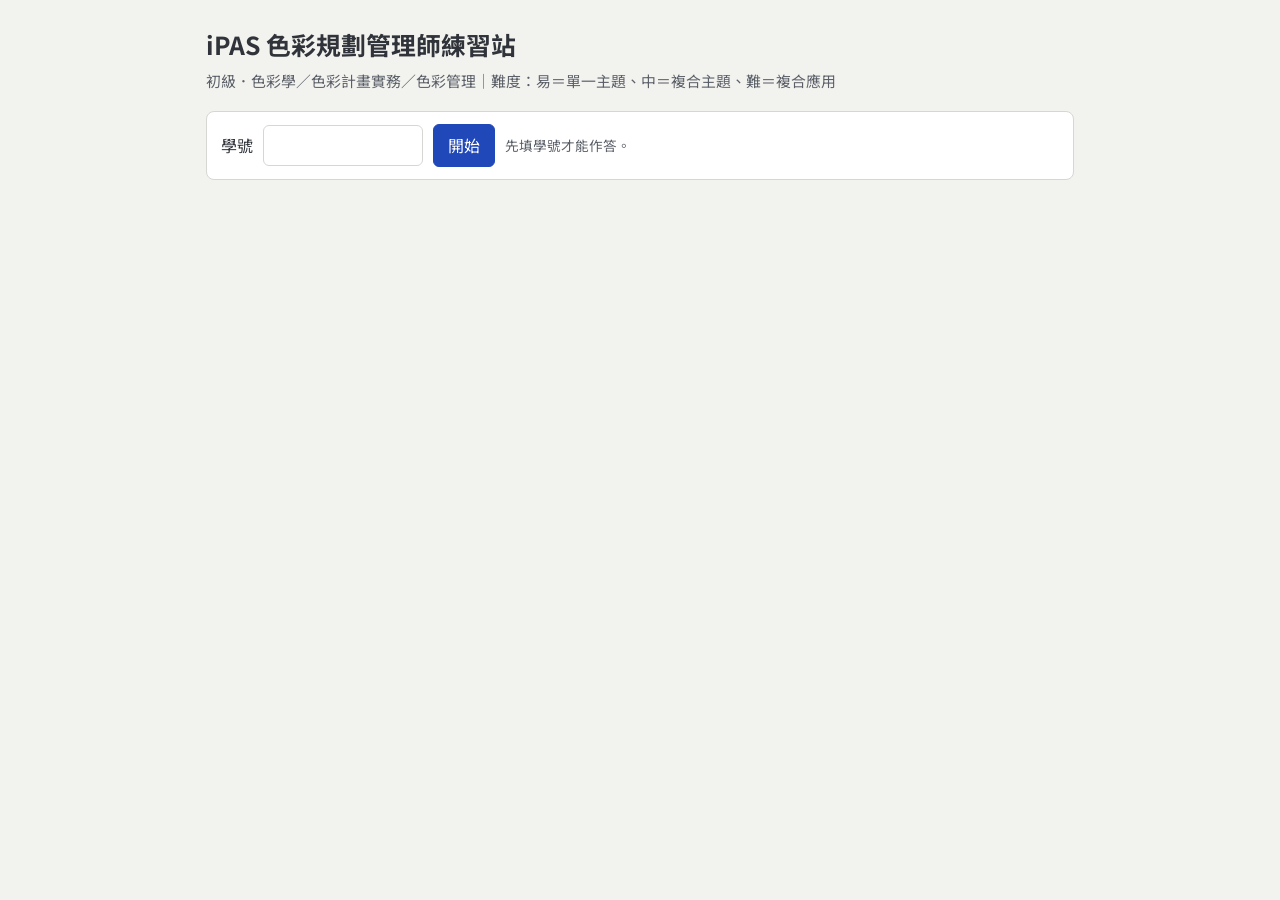
<file: index.html>
<!DOCTYPE html>
<html lang="zh-Hant">
<head>
<meta charset="utf-8">
<meta name="viewport" content="width=device-width, initial-scale=1">
<title>iPAS 色彩規劃管理師練習站</title>
<link rel="preconnect" href="https://fonts.googleapis.com">
<link href="https://fonts.googleapis.com/css2?family=Noto+Sans+TC:wght@400;500;700&display=swap" rel="stylesheet">
<link rel="stylesheet" href="style.css">
</head>
<body>
<div class="wrap">
<header>
  <h1>iPAS 色彩規劃管理師練習站</h1>
  <p>初級．色彩學／色彩計畫實務／色彩管理｜難度：易＝單一主題、中＝複合主題、難＝複合應用</p>
</header>
<main id="view"><p class="meta">載入中…</p></main>
</div>
<script src="config.js"></script>
<script src="bank.js"></script>
<script src="app.js"></script>
</body>
</html>
</file>
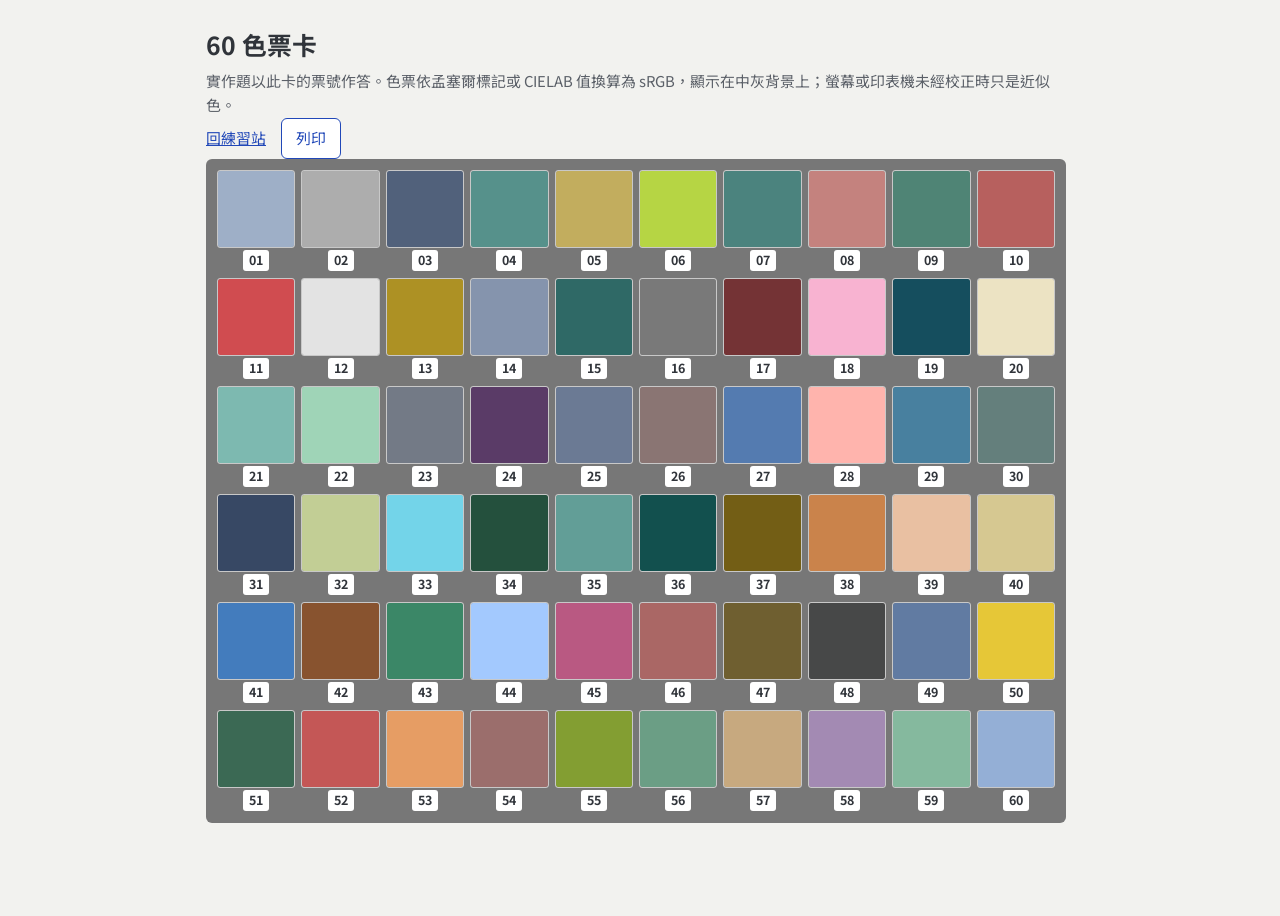
<file: card.html>
<!DOCTYPE html>
<html lang="zh-Hant">
<head>
<meta charset="utf-8">
<meta name="viewport" content="width=device-width, initial-scale=1">
<title>60 色票卡｜iPAS 練習站</title>
<link href="https://fonts.googleapis.com/css2?family=Noto+Sans+TC:wght@400;700&display=swap" rel="stylesheet">
<link rel="stylesheet" href="style.css">
<style>
  .card-grid{max-width:860px}
  @media print{ .card-grid{gap:4mm;padding:6mm} .cc-no{border:1px solid #999} }
</style>
</head>
<body>
<div class="wrap">
<header class="noprint">
  <h1>60 色票卡</h1>
  <p>實作題以此卡的票號作答。色票依孟塞爾標記或 CIELAB 值換算為 sRGB，顯示在中灰背景上；螢幕或印表機未經校正時只是近似色。</p>
  <p><a href="index.html">回練習站</a>　<button class="btn" type="button" onclick="window.print()">列印</button></p>
</header>
<div id="g"></div>
<p class="meta" id="note"></p>
</div>
<script src="bank.js"></script>
<script>
  // 加上 #specs 可顯示孟塞爾標記（教師用）
  const showSpec = location.hash === "#specs";
  const g = document.createElement("div"); g.className = "card-grid";
  CARD.forEach(c => { const d = document.createElement("div"); d.className = "cc";
    d.innerHTML = `<div class="cc-sw" style="background:${c.hex}"></div><span class="cc-no">${c.no}</span>` + (showSpec ? `<span class="cc-spec">${c.spec}</span>` : "");
    g.append(d); });
  document.getElementById("g").append(g);
  if (showSpec) document.getElementById("note").textContent = "教師版：顯示色票標記：孟塞爾標記採 C 光源、Bradford 色適應換算至 sRGB；LCh 為 CIELAB（D65）的 L*/C*/h。";
</script>
</body>
</html>
</file>
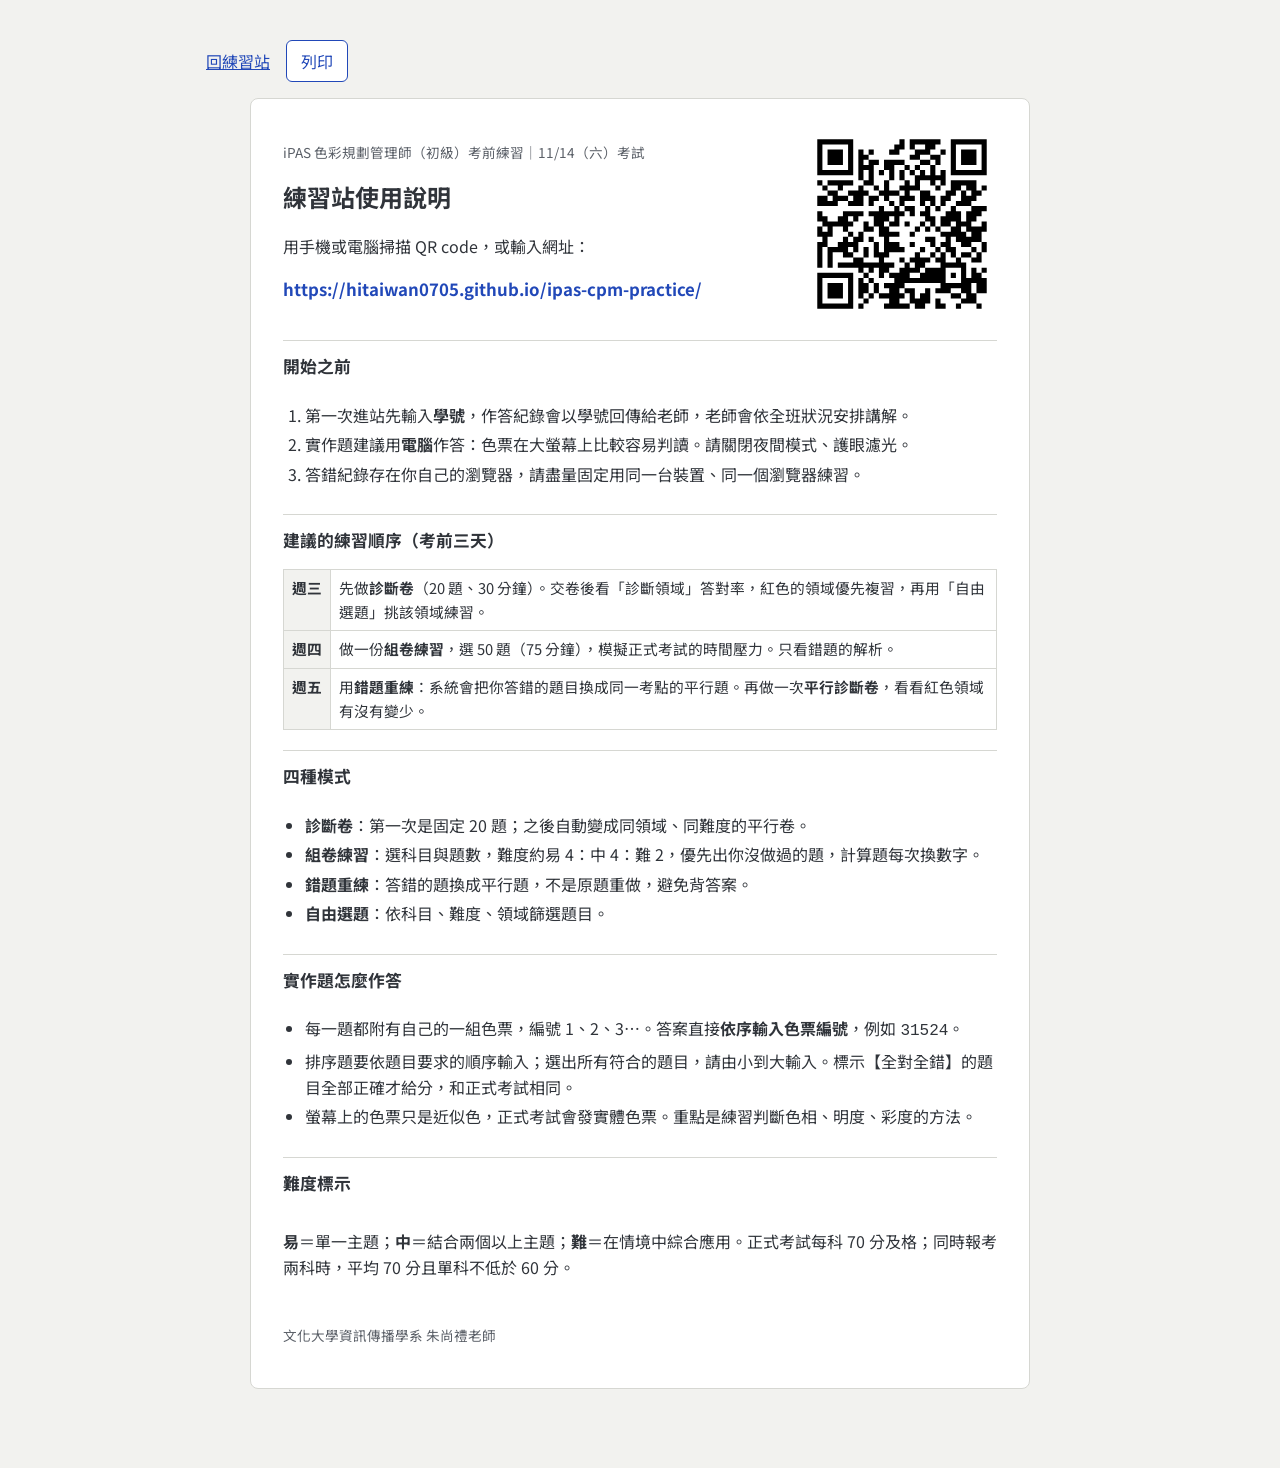
<file: guide.html>
<!DOCTYPE html>
<html lang="zh-Hant">
<head>
<meta charset="utf-8">
<meta name="viewport" content="width=device-width, initial-scale=1">
<title>練習站使用說明｜iPAS 色彩規劃管理師</title>
<link href="https://fonts.googleapis.com/css2?family=Noto+Sans+TC:wght@400;700&display=swap" rel="stylesheet">
<link rel="stylesheet" href="style.css">
<style>
  .sheet{max-width:780px;margin:0 auto;background:var(--card);border:1px solid var(--rule);border-radius:8px;padding:28px 32px;display:grid;gap:14px}
  .top{display:grid;grid-template-columns:1fr 190px;gap:24px;align-items:center}
  .qr svg{width:190px;height:190px;display:block}
  .url{font-weight:700;color:var(--accent);word-break:break-all;font-size:1.05rem}
  h1{font-size:1.5rem;margin:0;text-wrap:balance}
  h2{font-size:1.05rem;margin:6px 0 0;border-top:1px solid var(--rule);padding-top:12px}
  ol,ul{margin:4px 0;padding-left:1.4em} li{margin:3px 0}
  table{border-collapse:collapse;width:100%;font-size:.92rem}
  th,td{border:1px solid var(--rule);padding:6px 8px;text-align:left;vertical-align:top}
  th{background:var(--paper);white-space:nowrap}
  @media (max-width:560px){.top{grid-template-columns:1fr} .qr svg{width:160px;height:160px}}
  @media print{body{background:#fff} .wrap{padding:0} .sheet{border:0;padding:0} @page{size:A4;margin:14mm}}
</style>
</head>
<body>
<div class="wrap">
<p class="noprint"><a href="index.html">回練習站</a>　<button class="btn" type="button" onclick="window.print()">列印</button></p>
<article class="sheet">
  <div class="top">
    <div>
      <p class="meta">iPAS 色彩規劃管理師（初級）考前練習｜11/14（六）考試</p>
      <h1>練習站使用說明</h1>
      <p>用手機或電腦掃描 QR code，或輸入網址：</p>
      <p class="url">https://hitaiwan0705.github.io/ipas-cpm-practice/</p>
    </div>
    <div class="qr" aria-label="練習站網址 QR code"><svg width="37mm" height="37mm" version="1.1" viewBox="0 0 37 37" xmlns="http://www.w3.org/2000/svg"><path d="M2,2H3V3H2zM3,2H4V3H3zM4,2H5V3H4zM5,2H6V3H5zM6,2H7V3H6zM7,2H8V3H7zM8,2H9V3H8zM18,2H19V3H18zM20,2H21V3H20zM21,2H22V3H21zM22,2H23V3H22zM23,2H24V3H23zM24,2H25V3H24zM25,2H26V3H25zM28,2H29V3H28zM29,2H30V3H29zM30,2H31V3H30zM31,2H32V3H31zM32,2H33V3H32zM33,2H34V3H33zM34,2H35V3H34zM2,3H3V4H2zM8,3H9V4H8zM17,3H18V4H17zM18,3H19V4H18zM20,3H21V4H20zM23,3H24V4H23zM24,3H25V4H24zM28,3H29V4H28zM34,3H35V4H34zM2,4H3V5H2zM4,4H5V5H4zM5,4H6V5H5zM6,4H7V5H6zM8,4H9V5H8zM10,4H11V5H10zM12,4H13V5H12zM16,4H17V5H16zM17,4H18V5H17zM21,4H22V5H21zM22,4H23V5H22zM23,4H24V5H23zM26,4H27V5H26zM28,4H29V5H28zM30,4H31V5H30zM31,4H32V5H31zM32,4H33V5H32zM34,4H35V5H34zM2,5H3V6H2zM4,5H5V6H4zM5,5H6V6H5zM6,5H7V6H6zM8,5H9V6H8zM10,5H11V6H10zM11,5H12V6H11zM20,5H21V6H20zM21,5H22V6H21zM24,5H25V6H24zM25,5H26V6H25zM28,5H29V6H28zM30,5H31V6H30zM31,5H32V6H31zM32,5H33V6H32zM34,5H35V6H34zM2,6H3V7H2zM4,6H5V7H4zM5,6H6V7H5zM6,6H7V7H6zM8,6H9V7H8zM10,6H11V7H10zM12,6H13V7H12zM13,6H14V7H13zM15,6H16V7H15zM16,6H17V7H16zM17,6H18V7H17zM18,6H19V7H18zM22,6H23V7H22zM23,6H24V7H23zM25,6H26V7H25zM28,6H29V7H28zM30,6H31V7H30zM31,6H32V7H31zM32,6H33V7H32zM34,6H35V7H34zM2,7H3V8H2zM8,7H9V8H8zM10,7H11V8H10zM11,7H12V8H11zM12,7H13V8H12zM15,7H16V8H15zM16,7H17V8H16zM19,7H20V8H19zM21,7H22V8H21zM24,7H25V8H24zM28,7H29V8H28zM34,7H35V8H34zM2,8H3V9H2zM3,8H4V9H3zM4,8H5V9H4zM5,8H6V9H5zM6,8H7V9H6zM7,8H8V9H7zM8,8H9V9H8zM10,8H11V9H10zM12,8H13V9H12zM14,8H15V9H14zM16,8H17V9H16zM18,8H19V9H18zM20,8H21V9H20zM22,8H23V9H22zM24,8H25V9H24zM26,8H27V9H26zM28,8H29V9H28zM29,8H30V9H29zM30,8H31V9H30zM31,8H32V9H31zM32,8H33V9H32zM33,8H34V9H33zM34,8H35V9H34zM10,9H11V10H10zM12,9H13V10H12zM16,9H17V10H16zM18,9H19V10H18zM21,9H22V10H21zM22,9H23V10H22zM23,9H24V10H23zM24,9H25V10H24zM25,9H26V10H25zM26,9H27V10H26zM2,10H3V11H2zM4,10H5V11H4zM5,10H6V11H5zM6,10H7V11H6zM7,10H8V11H7zM8,10H9V11H8zM11,10H12V11H11zM12,10H13V11H12zM15,10H16V11H15zM19,10H20V11H19zM21,10H22V11H21zM24,10H25V11H24zM26,10H27V11H26zM28,10H29V11H28zM29,10H30V11H29zM30,10H31V11H30zM31,10H32V11H31zM32,10H33V11H32zM3,11H4V12H3zM6,11H7V12H6zM10,11H11V12H10zM13,11H14V12H13zM15,11H16V12H15zM18,11H19V12H18zM19,11H20V12H19zM20,11H21V12H20zM21,11H22V12H21zM25,11H26V12H25zM28,11H29V12H28zM29,11H30V12H29zM31,11H32V12H31zM32,11H33V12H32zM34,11H35V12H34zM4,12H5V13H4zM5,12H6V13H5zM8,12H9V13H8zM9,12H10V13H9zM10,12H11V13H10zM11,12H12V13H11zM14,12H15V13H14zM15,12H16V13H15zM16,12H17V13H16zM17,12H18V13H17zM19,12H20V13H19zM22,12H23V13H22zM23,12H24V13H23zM27,12H28V13H27zM28,12H29V13H28zM30,12H31V13H30zM32,12H33V13H32zM33,12H34V13H33zM2,13H3V14H2zM3,13H4V14H3zM5,13H6V14H5zM6,13H7V14H6zM7,13H8V14H7zM9,13H10V14H9zM10,13H11V14H10zM12,13H13V14H12zM13,13H14V14H13zM15,13H16V14H15zM18,13H19V14H18zM19,13H20V14H19zM20,13H21V14H20zM22,13H23V14H22zM23,13H24V14H23zM24,13H25V14H24zM26,13H27V14H26zM27,13H28V14H27zM30,13H31V14H30zM31,13H32V14H31zM32,13H33V14H32zM2,14H3V15H2zM3,14H4V15H3zM4,14H5V15H4zM5,14H6V15H5zM8,14H9V15H8zM9,14H10V15H9zM10,14H11V15H10zM12,14H13V15H12zM16,14H17V15H16zM18,14H19V15H18zM22,14H23V15H22zM24,14H25V15H24zM26,14H27V15H26zM29,14H30V15H29zM30,14H31V15H30zM31,14H32V15H31zM14,15H15V16H14zM17,15H18V16H17zM19,15H20V16H19zM20,15H21V16H20zM23,15H24V16H23zM25,15H26V16H25zM28,15H29V16H28zM32,15H33V16H32zM33,15H34V16H33zM34,15H35V16H34zM2,16H3V17H2zM7,16H8V17H7zM8,16H9V17H8zM9,16H10V17H9zM10,16H11V17H10zM12,16H13V17H12zM13,16H14V17H13zM14,16H15V17H14zM15,16H16V17H15zM16,16H17V17H16zM17,16H18V17H17zM18,16H19V17H18zM20,16H21V17H20zM22,16H23V17H22zM23,16H24V17H23zM27,16H28V17H27zM28,16H29V17H28zM29,16H30V17H29zM31,16H32V17H31zM32,16H33V17H32zM33,16H34V17H33zM2,17H3V18H2zM3,17H4V18H3zM6,17H7V18H6zM7,17H8V18H7zM9,17H10V18H9zM13,17H14V18H13zM14,17H15V18H14zM15,17H16V18H15zM17,17H18V18H17zM23,17H24V18H23zM24,17H25V18H24zM26,17H27V18H26zM27,17H28V18H27zM28,17H29V18H28zM29,17H30V18H29zM31,17H32V18H31zM32,17H33V18H32zM3,18H4V19H3zM4,18H5V19H4zM5,18H6V19H5zM6,18H7V19H6zM7,18H8V19H7zM8,18H9V19H8zM11,18H12V19H11zM13,18H14V19H13zM14,18H15V19H14zM16,18H17V19H16zM17,18H18V19H17zM19,18H20V19H19zM22,18H23V19H22zM24,18H25V19H24zM26,18H27V19H26zM27,18H28V19H27zM29,18H30V19H29zM30,18H31V19H30zM31,18H32V19H31zM34,18H35V19H34zM2,19H3V20H2zM4,19H5V20H4zM7,19H8V20H7zM11,19H12V20H11zM12,19H13V20H12zM14,19H15V20H14zM15,19H16V20H15zM21,19H22V20H21zM23,19H24V20H23zM25,19H26V20H25zM28,19H29V20H28zM29,19H30V20H29zM31,19H32V20H31zM32,19H33V20H32zM33,19H34V20H33zM34,19H35V20H34zM2,20H3V21H2zM3,20H4V21H3zM4,20H5V21H4zM8,20H9V21H8zM10,20H11V21H10zM14,20H15V21H14zM15,20H16V21H15zM16,20H17V21H16zM17,20H18V21H17zM20,20H21V21H20zM26,20H27V21H26zM27,20H28V21H27zM28,20H29V21H28zM29,20H30V21H29zM30,20H31V21H30zM32,20H33V21H32zM33,20H34V21H33zM3,21H4V22H3zM7,21H8V22H7zM9,21H10V22H9zM10,21H11V22H10zM12,21H13V22H12zM15,21H16V22H15zM23,21H24V22H23zM24,21H25V22H24zM27,21H28V22H27zM29,21H30V22H29zM30,21H31V22H30zM31,21H32V22H31zM32,21H33V22H32zM33,21H34V22H33zM2,22H3V23H2zM3,22H4V23H3zM6,22H7V23H6zM7,22H8V23H7zM8,22H9V23H8zM9,22H10V23H9zM13,22H14V23H13zM15,22H16V23H15zM16,22H17V23H16zM17,22H18V23H17zM20,22H21V23H20zM24,22H25V23H24zM26,22H27V23H26zM27,22H28V23H27zM30,22H31V23H30zM31,22H32V23H31zM34,22H35V23H34zM2,23H3V24H2zM4,23H5V24H4zM5,23H6V24H5zM6,23H7V24H6zM7,23H8V24H7zM9,23H10V24H9zM11,23H12V24H11zM13,23H14V24H13zM15,23H16V24H15zM16,23H17V24H16zM17,23H18V24H17zM18,23H19V24H18zM22,23H23V24H22zM25,23H26V24H25zM27,23H28V24H27zM28,23H29V24H28zM32,23H33V24H32zM34,23H35V24H34zM2,24H3V25H2zM4,24H5V25H4zM7,24H8V25H7zM8,24H9V25H8zM11,24H12V25H11zM13,24H14V25H13zM14,24H15V25H14zM15,24H16V25H15zM21,24H22V25H21zM24,24H25V25H24zM26,24H27V25H26zM28,24H29V25H28zM30,24H31V25H30zM31,24H32V25H31zM33,24H34V25H33zM2,25H3V26H2zM4,25H5V26H4zM9,25H10V26H9zM10,25H11V26H10zM14,25H15V26H14zM18,25H19V26H18zM20,25H21V26H20zM21,25H22V26H21zM22,25H23V26H22zM23,25H24V26H23zM25,25H26V26H25zM26,25H27V26H26zM29,25H30V26H29zM32,25H33V26H32zM33,25H34V26H33zM2,26H3V27H2zM4,26H5V27H4zM6,26H7V27H6zM7,26H8V27H7zM8,26H9V27H8zM9,26H10V27H9zM10,26H11V27H10zM11,26H12V27H11zM12,26H13V27H12zM13,26H14V27H13zM14,26H15V27H14zM15,26H16V27H15zM16,26H17V27H16zM19,26H20V27H19zM21,26H22V27H21zM22,26H23V27H22zM26,26H27V27H26zM27,26H28V27H27zM28,26H29V27H28zM29,26H30V27H29zM30,26H31V27H30zM10,27H11V28H10zM12,27H13V28H12zM14,27H15V28H14zM15,27H16V28H15zM18,27H19V28H18zM19,27H20V28H19zM20,27H21V28H20zM21,27H22V28H21zM23,27H24V28H23zM24,27H25V28H24zM25,27H26V28H25zM26,27H27V28H26zM30,27H31V28H30zM32,27H33V28H32zM34,27H35V28H34zM2,28H3V29H2zM3,28H4V29H3zM4,28H5V29H4zM5,28H6V29H5zM6,28H7V29H6zM7,28H8V29H7zM8,28H9V29H8zM11,28H12V29H11zM14,28H15V29H14zM16,28H17V29H16zM17,28H18V29H17zM18,28H19V29H18zM19,28H20V29H19zM22,28H23V29H22zM23,28H24V29H23zM24,28H25V29H24zM25,28H26V29H25zM26,28H27V29H26zM28,28H29V29H28zM30,28H31V29H30zM32,28H33V29H32zM33,28H34V29H33zM2,29H3V30H2zM8,29H9V30H8zM10,29H11V30H10zM12,29H13V30H12zM17,29H18V30H17zM18,29H19V30H18zM19,29H20V30H19zM20,29H21V30H20zM21,29H22V30H21zM22,29H23V30H22zM23,29H24V30H23zM24,29H25V30H24zM25,29H26V30H25zM26,29H27V30H26zM30,29H31V30H30zM31,29H32V30H31zM32,29H33V30H32zM33,29H34V30H33zM34,29H35V30H34zM2,30H3V31H2zM4,30H5V31H4zM5,30H6V31H5zM6,30H7V31H6zM8,30H9V31H8zM10,30H11V31H10zM11,30H12V31H11zM13,30H14V31H13zM15,30H16V31H15zM16,30H17V31H16zM17,30H18V31H17zM18,30H19V31H18zM26,30H27V31H26zM27,30H28V31H27zM28,30H29V31H28zM29,30H30V31H29zM30,30H31V31H30zM31,30H32V31H31zM33,30H34V31H33zM34,30H35V31H34zM2,31H3V32H2zM4,31H5V32H4zM5,31H6V32H5zM6,31H7V32H6zM8,31H9V32H8zM10,31H11V32H10zM11,31H12V32H11zM13,31H14V32H13zM16,31H17V32H16zM17,31H18V32H17zM19,31H20V32H19zM20,31H21V32H20zM23,31H24V32H23zM25,31H26V32H25zM26,31H27V32H26zM27,31H28V32H27zM30,31H31V32H30zM31,31H32V32H31zM33,31H34V32H33zM34,31H35V32H34zM2,32H3V33H2zM4,32H5V33H4zM5,32H6V33H5zM6,32H7V33H6zM8,32H9V33H8zM10,32H11V33H10zM12,32H13V33H12zM14,32H15V33H14zM15,32H16V33H15zM16,32H17V33H16zM17,32H18V33H17zM18,32H19V33H18zM20,32H21V33H20zM22,32H23V33H22zM23,32H24V33H23zM28,32H29V33H28zM29,32H30V33H29zM31,32H32V33H31zM32,32H33V33H32zM2,33H3V34H2zM8,33H9V34H8zM11,33H12V34H11zM16,33H17V34H16zM17,33H18V34H17zM20,33H21V34H20zM21,33H22V34H21zM22,33H23V34H22zM23,33H24V34H23zM25,33H26V34H25zM30,33H31V34H30zM31,33H32V34H31zM32,33H33V34H32zM2,34H3V35H2zM3,34H4V35H3zM4,34H5V35H4zM5,34H6V35H5zM6,34H7V35H6zM7,34H8V35H7zM8,34H9V35H8zM10,34H11V35H10zM15,34H16V35H15zM16,34H17V35H16zM17,34H18V35H17zM18,34H19V35H18zM19,34H20V35H19zM21,34H22V35H21zM22,34H23V35H22zM25,34H26V35H25zM26,34H27V35H26zM29,34H30V35H29zM33,34H34V35H33z" id="qr-path" fill="#000000" fill-opacity="1" fill-rule="nonzero" stroke="none"/></svg></div>
  </div>

  <h2>開始之前</h2>
  <ol>
    <li>第一次進站先輸入<b>學號</b>，作答紀錄會以學號回傳給老師，老師會依全班狀況安排講解。</li>
    <li>實作題建議用<b>電腦</b>作答：色票在大螢幕上比較容易判讀。請關閉夜間模式、護眼濾光。</li>
    <li>答錯紀錄存在你自己的瀏覽器，請盡量固定用同一台裝置、同一個瀏覽器練習。</li>
  </ol>

  <h2>建議的練習順序（考前三天）</h2>
  <table>
    <tr><th>週三</th><td>先做<b>診斷卷</b>（20 題、30 分鐘）。交卷後看「診斷領域」答對率，紅色的領域優先複習，再用「自由選題」挑該領域練習。</td></tr>
    <tr><th>週四</th><td>做一份<b>組卷練習</b>，選 50 題（75 分鐘），模擬正式考試的時間壓力。只看錯題的解析。</td></tr>
    <tr><th>週五</th><td>用<b>錯題重練</b>：系統會把你答錯的題目換成同一考點的平行題。再做一次<b>平行診斷卷</b>，看看紅色領域有沒有變少。</td></tr>
  </table>

  <h2>四種模式</h2>
  <ul>
    <li><b>診斷卷</b>：第一次是固定 20 題；之後自動變成同領域、同難度的平行卷。</li>
    <li><b>組卷練習</b>：選科目與題數，難度約易 4：中 4：難 2，優先出你沒做過的題，計算題每次換數字。</li>
    <li><b>錯題重練</b>：答錯的題換成平行題，不是原題重做，避免背答案。</li>
    <li><b>自由選題</b>：依科目、難度、領域篩選題目。</li>
  </ul>

  <h2>實作題怎麼作答</h2>
  <ul>
    <li>每一題都附有自己的一組色票，編號 1、2、3…。答案直接<b>依序輸入色票編號</b>，例如 <code>31524</code>。</li>
    <li>排序題要依題目要求的順序輸入；選出所有符合的題目，請由小到大輸入。標示【全對全錯】的題目全部正確才給分，和正式考試相同。</li>
    <li>螢幕上的色票只是近似色，正式考試會發實體色票。重點是練習判斷色相、明度、彩度的方法。</li>
  </ul>

  <h2>難度標示</h2>
  <p><b>易</b>＝單一主題；<b>中</b>＝結合兩個以上主題；<b>難</b>＝在情境中綜合應用。正式考試每科 70 分及格；同時報考兩科時，平均 70 分且單科不低於 60 分。</p>
  <p class="meta">文化大學資訊傳播學系 朱尚禮老師</p>
</article>
</div>
</body>
</html>
</file>
<file: style.css>
:root{
  /* 單一亮色主題：判讀色票需要固定的中性環境（CIE 目視評色建議 L*≈50 中灰背景） */
  --paper:#F2F2EF; --card:#FFFFFF; --ink:#30343A; --muted:#5B6068; --rule:#D6D7D2;
  --accent:#2148B8; --surround:#777777;
  --ok:#1E7B4A; --ok-soft:#E3F2E8; --bad:#B3261E; --bad-soft:#FBE6E4;
  --f-body:"Noto Sans TC","PingFang TC","Microsoft JhengHei",system-ui,sans-serif;
  color-scheme:light;
}
*{box-sizing:border-box}
html,body{margin:0;background:var(--paper);color:var(--ink);font-family:var(--f-body);line-height:1.65;font-size:16px}
.wrap{max-width:900px;margin:0 auto;padding:24px 16px 80px}
header h1{font-size:1.55rem;margin:0 0 4px;text-wrap:balance}
header p{margin:0;color:var(--muted);font-size:.93rem}
a{color:var(--accent)}
.btn{font:inherit;border-radius:6px;padding:7px 14px;cursor:pointer;border:1px solid var(--accent);background:var(--card);color:var(--accent);text-decoration:none;display:inline-block}
.btn.primary{background:var(--accent);color:#fff}
.btn[disabled]{opacity:.45;cursor:not-allowed}
.btn:focus-visible,input:focus-visible,select:focus-visible,.opt:focus-within{outline:3px solid var(--accent);outline-offset:2px}
input,select{font:inherit;padding:6px 10px;border:1px solid var(--rule);border-radius:6px;background:#fff;color:var(--ink)}
.meta{color:var(--muted);font-size:.85rem}
.legend{color:var(--muted);font-size:.88rem;margin:10px 0 4px}
.sr{position:absolute;width:1px;height:1px;overflow:hidden;clip:rect(0 0 0 0)}
.panel.id{display:flex;gap:10px;align-items:center;flex-wrap:wrap;background:var(--card);border:1px solid var(--rule);border-radius:8px;padding:12px 14px;margin:18px 0}
.panel.id input{width:10em;letter-spacing:.05em}
.modes{display:grid;grid-template-columns:repeat(auto-fit,minmax(250px,1fr));gap:12px;margin:12px 0}
.mode{background:var(--card);border:1px solid var(--rule);border-radius:8px;padding:14px 16px;display:grid;gap:6px;align-content:start}
.mode h2{font-size:1.1rem;margin:0}
.mode p{margin:0;font-size:.9rem;color:var(--muted)}
.ctrls{display:flex;gap:8px;flex-wrap:wrap;margin-top:6px}
.bar{position:sticky;top:0;z-index:6;display:flex;gap:10px;align-items:center;flex-wrap:wrap;background:var(--paper);padding:10px 0;border-bottom:1px solid var(--rule)}
.bar.end{position:static;border:0}
.spacer{flex:1}
.timer{font-variant-numeric:tabular-nums;font-weight:700;min-width:6.5em}
.timer.over{color:var(--bad)}
.drawer{display:none;background:var(--card);border:1px solid var(--rule);border-radius:8px;padding:10px 12px;margin:10px 0}
.drawer.open{display:block}
.card-grid{background:var(--surround);border-radius:6px;padding:12px;display:grid;grid-template-columns:repeat(10,1fr);gap:8px}
.card-grid.compact{gap:6px;padding:10px}
.cc{display:grid;gap:3px;justify-items:center}
.cc-sw{width:100%;aspect-ratio:1;border-radius:2px;outline:1px solid rgba(255,255,255,.6)}
.cc-no{background:#fff;color:var(--ink);font-size:.78rem;font-weight:700;padding:0 6px;border-radius:3px;font-variant-numeric:tabular-nums}
.cc-spec{color:#fff;font-size:.68rem}
@media (max-width:560px){.card-grid{grid-template-columns:repeat(6,1fr)}}
.q{background:var(--card);border:1px solid var(--rule);border-radius:8px;padding:16px;margin:14px 0;display:grid;gap:10px}
.q.ok{border-left:5px solid var(--ok)} .q.bad{border-left:5px solid var(--bad)}
.qhead{display:flex;gap:6px;align-items:center;flex-wrap:wrap;font-size:.8rem;color:var(--muted)}
.qnum{font-weight:700;color:var(--ink);font-size:1rem;margin-right:4px}
.pill{border:1px solid var(--rule);border-radius:999px;padding:0 9px}
.pill.易{border-color:#8AA8E8} .pill.中{border-color:#D9A04E} .pill.難{border-color:#C46A6A;font-weight:700}
.stem{margin:0;max-width:68ch}
.opts{display:grid;gap:6px}
.opt{display:flex;gap:10px;align-items:flex-start;padding:8px 10px;border:1px solid var(--rule);border-radius:6px;cursor:pointer}
.opt:hover{border-color:var(--accent)}
.opt input{margin-top:5px;accent-color:var(--accent)}
.opt.right{background:var(--ok-soft);border-color:var(--ok)} .opt.wrong{background:var(--bad-soft);border-color:var(--bad)}
.ordin{display:flex;gap:10px;align-items:center;flex-wrap:wrap}
.ordin input{font-size:1.1rem;letter-spacing:.12em;width:13em}
.feedback{display:none;font-size:.92rem;border-top:1px dashed var(--rule);padding-top:10px}
.q.done .feedback{display:block}
.feedback p{margin:4px 0;max-width:72ch}
.verdict.ok{color:var(--ok);font-weight:700} .verdict.bad{color:var(--bad);font-weight:700}
.summary{background:var(--card);border:1px solid var(--rule);border-radius:8px;padding:16px;margin:14px 0}
.score{font-size:2rem;font-weight:700;font-variant-numeric:tabular-nums}
.rows{display:grid;gap:6px}
.row{display:grid;grid-template-columns:11em 1fr 4em;gap:10px;align-items:center;font-size:.88rem}
.row span:last-child{text-align:right;font-variant-numeric:tabular-nums}
.track{height:10px;background:var(--rule);border-radius:5px;overflow:hidden}
.fill{height:100%;background:var(--accent)} .fill.low{background:var(--bad)}
.row-btns{display:flex;gap:8px;flex-wrap:wrap;margin-top:12px}
.filters{display:flex;gap:10px;flex-wrap:wrap;align-items:center;margin:12px 0}
.flt{display:flex;gap:6px;align-items:center;font-size:.9rem}
.picklist{display:grid;gap:6px}
.pick{display:flex;gap:8px;align-items:center;background:var(--card);border:1px solid var(--rule);border-radius:6px;padding:8px 10px;font-size:.9rem;cursor:pointer}
.ptext{flex:1;min-width:0}
@media (max-width:480px){.row{grid-template-columns:7.5em 1fr 3.5em}}
@media print{.noprint{display:none}body{background:#fff}}
/* 一題一套色票 */
.q .panel{background:var(--surround);border-radius:6px;padding:12px;display:flex;flex-wrap:wrap;gap:12px;align-items:flex-end}
.q .panel.ref{gap:16px}
.chip{display:grid;gap:4px;justify-items:center}
.sw{width:64px;height:64px;border-radius:2px;outline:1px solid rgba(255,255,255,.6)}
.sw.big{width:76px;height:76px}
.lab{background:#fff;color:var(--ink);font-size:.82rem;font-weight:700;padding:0 8px;border-radius:3px;font-variant-numeric:tabular-nums}
.spec{display:none;background:rgba(255,255,255,.92);color:var(--ink);font-size:.7rem;padding:0 6px;border-radius:3px}
.spec.show,.q.done .spec{display:block}
.arrow{color:#fff;align-self:center;font-size:1.1rem}
.group{display:grid;gap:6px}
.group .gname{color:#fff;font-weight:700;font-size:.85rem}
.gsw{display:flex;gap:4px}
.gsw .sw{width:50px;height:50px}
@media (max-width:480px){.sw{width:52px;height:52px}.sw.big{width:60px;height:60px}}

.chk{font-size:.9rem}.chk.warn{color:var(--bad);font-weight:600}.chk.fine{color:var(--ok)}
.warnbox{border:2px solid var(--bad);background:#fff;padding:12px 16px;margin:12px 0}.warnbox ul{margin:6px 0 10px 1.2em}.warnbox a{color:inherit}
</file>
